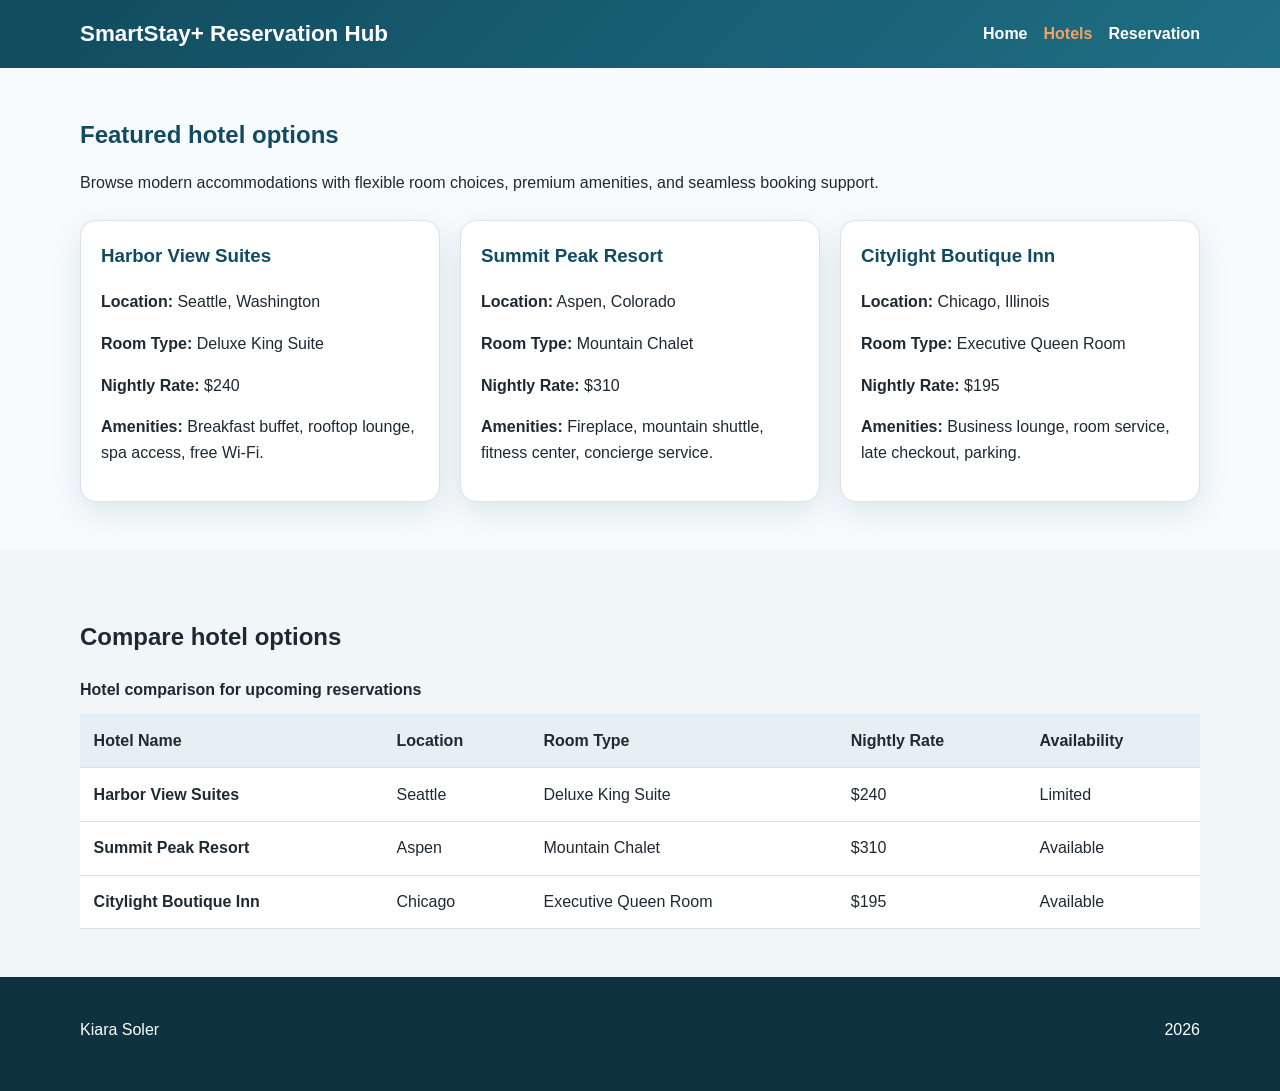
<file: hotels.html>
<!DOCTYPE html>
<html lang="en">
  <head>
    <meta charset="UTF-8" />
    <meta name="viewport" content="width=device-width, initial-scale=1.0" />
    <meta name="description" content="Compare featured hotels and room options on SmartStay+ Reservation Hub." />
    <title>SmartStay+ Reservation Hub | Hotels</title>
    <link rel="stylesheet" href="styles.css" />
  </head>
  <body>
    <header class="site-header">
      <div class="container header-content">
        <a class="brand-link" href="index.html">
          <h1>SmartStay+ Reservation Hub</h1>
        </a>
        <nav aria-label="Primary navigation">
          <ul class="nav-list">
            <li><a href="index.html">Home</a></li>
            <li><a href="hotels.html" class="active">Hotels</a></li>
            <li><a href="reservation.html">Reservation</a></li>
          </ul>
        </nav>
      </div>
    </header>

    <main>
      <section class="section">
        <div class="container">
          <div class="section-heading">
            <h2>Featured hotel options</h2>
            <p>Browse modern accommodations with flexible room choices, premium amenities, and seamless booking support.</p>
          </div>

          <div class="card-grid">
            <article class="hotel-card">
              <h3>Harbor View Suites</h3>
              <p><strong>Location:</strong> Seattle, Washington</p>
              <p><strong>Room Type:</strong> Deluxe King Suite</p>
              <p><strong>Nightly Rate:</strong> $240</p>
              <p><strong>Amenities:</strong> Breakfast buffet, rooftop lounge, spa access, free Wi-Fi.</p>
            </article>

            <article class="hotel-card">
              <h3>Summit Peak Resort</h3>
              <p><strong>Location:</strong> Aspen, Colorado</p>
              <p><strong>Room Type:</strong> Mountain Chalet</p>
              <p><strong>Nightly Rate:</strong> $310</p>
              <p><strong>Amenities:</strong> Fireplace, mountain shuttle, fitness center, concierge service.</p>
            </article>

            <article class="hotel-card">
              <h3>Citylight Boutique Inn</h3>
              <p><strong>Location:</strong> Chicago, Illinois</p>
              <p><strong>Room Type:</strong> Executive Queen Room</p>
              <p><strong>Nightly Rate:</strong> $195</p>
              <p><strong>Amenities:</strong> Business lounge, room service, late checkout, parking.</p>
            </article>
          </div>
        </div>
      </section>

      <section class="section section-alt">
        <div class="container">
          <h2>Compare hotel options</h2>
          <div class="table-wrapper">
            <table>
              <caption>Hotel comparison for upcoming reservations</caption>
              <thead>
                <tr>
                  <th scope="col">Hotel Name</th>
                  <th scope="col">Location</th>
                  <th scope="col">Room Type</th>
                  <th scope="col">Nightly Rate</th>
                  <th scope="col">Availability</th>
                </tr>
              </thead>
              <tbody>
                <tr>
                  <th scope="row">Harbor View Suites</th>
                  <td data-label="Location">Seattle</td>
                  <td data-label="Room Type">Deluxe King Suite</td>
                  <td data-label="Nightly Rate">$240</td>
                  <td data-label="Availability">Limited</td>
                </tr>
                <tr>
                  <th scope="row">Summit Peak Resort</th>
                  <td data-label="Location">Aspen</td>
                  <td data-label="Room Type">Mountain Chalet</td>
                  <td data-label="Nightly Rate">$310</td>
                  <td data-label="Availability">Available</td>
                </tr>
                <tr>
                  <th scope="row">Citylight Boutique Inn</th>
                  <td data-label="Location">Chicago</td>
                  <td data-label="Room Type">Executive Queen Room</td>
                  <td data-label="Nightly Rate">$195</td>
                  <td data-label="Availability">Available</td>
                </tr>
              </tbody>
            </table>
          </div>
        </div>
      </section>
    </main>

    <footer class="site-footer">
      <div class="container footer-content">
        <p>Kiara Soler</p>
        <p>2026</p>
      </div>
    </footer>
  </body>
</html>
</file>
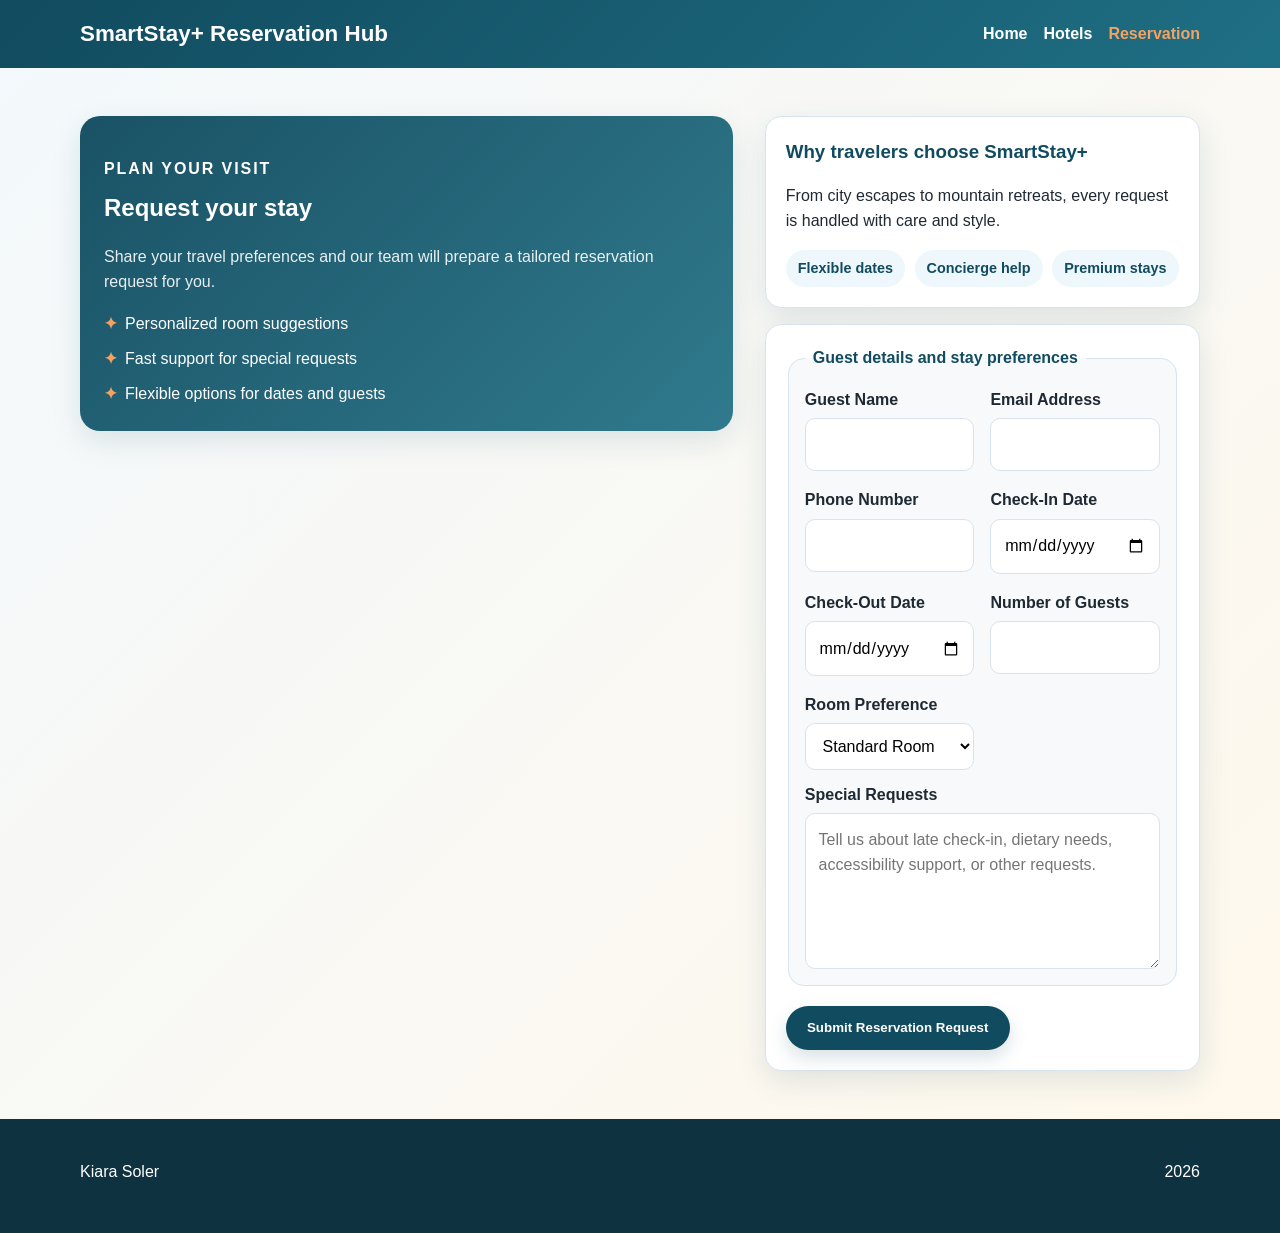
<file: reservation.html>
<!DOCTYPE html>
<html lang="en">
  <head>
    <meta charset="UTF-8" />
    <meta name="viewport" content="width=device-width, initial-scale=1.0" />
    <meta name="description" content="Submit a reservation request through SmartStay+ Reservation Hub." />
    <title>SmartStay+ Reservation Hub | Reservation</title>
    <link rel="stylesheet" href="styles.css" />
  </head>
  <body>
    <header class="site-header">
      <div class="container header-content">
        <a class="brand-link" href="index.html">
          <h1>SmartStay+ Reservation Hub</h1>
        </a>
        <nav aria-label="Primary navigation">
          <ul class="nav-list">
            <li><a href="index.html">Home</a></li>
            <li><a href="hotels.html">Hotels</a></li>
            <li><a href="reservation.html" class="active">Reservation</a></li>
          </ul>
        </nav>
      </div>
    </header>

    <main>
      <section class="section reservation-hero">
        <div class="container form-layout">
          <div class="form-intro reservation-intro">
            <p class="eyebrow">Plan your visit</p>
            <h2>Request your stay</h2>
            <p>
              Share your travel preferences and our team will prepare a tailored reservation request for you.
            </p>
            <ul class="feature-list">
              <li>Personalized room suggestions</li>
              <li>Fast support for special requests</li>
              <li>Flexible options for dates and guests</li>
            </ul>
          </div>

          <div class="reservation-stack">
            <div class="reservation-highlight">
              <h3>Why travelers choose SmartStay+</h3>
              <p>From city escapes to mountain retreats, every request is handled with care and style.</p>
              <div class="pill-group">
                <span class="pill">Flexible dates</span>
                <span class="pill">Concierge help</span>
                <span class="pill">Premium stays</span>
              </div>
            </div>

            <form class="reservation-form">
              <fieldset>
                <legend>Guest details and stay preferences</legend>

                <div class="form-grid">
                  <div class="form-group">
                    <label for="guest-name">Guest Name</label>
                    <input id="guest-name" name="guest-name" type="text" required />
                  </div>

                  <div class="form-group">
                    <label for="email">Email Address</label>
                    <input id="email" name="email" type="email" required />
                  </div>

                  <div class="form-group">
                    <label for="phone">Phone Number</label>
                    <input id="phone" name="phone" type="tel" required />
                  </div>

                  <div class="form-group">
                    <label for="checkin">Check-In Date</label>
                    <input id="checkin" name="checkin" type="date" required />
                  </div>

                  <div class="form-group">
                    <label for="checkout">Check-Out Date</label>
                    <input id="checkout" name="checkout" type="date" required />
                  </div>

                  <div class="form-group">
                    <label for="guests">Number of Guests</label>
                    <input id="guests" name="guests" type="number" min="1" max="8" required />
                  </div>

                  <div class="form-group">
                    <label for="room-preference">Room Preference</label>
                    <select id="room-preference" name="room-preference">
                      <option value="standard">Standard Room</option>
                      <option value="deluxe">Deluxe Room</option>
                      <option value="suite">Suite</option>
                      <option value="accessible">Accessible Room</option>
                    </select>
                  </div>
                </div>

                <div class="form-group full-width">
                  <label for="requests">Special Requests</label>
                  <textarea id="requests" name="requests" rows="5" placeholder="Tell us about late check-in, dietary needs, accessibility support, or other requests."></textarea>
                </div>
              </fieldset>

              <div class="form-actions">
                <button class="button button-primary" type="submit">Submit Reservation Request</button>
              </div>
            </form>
          </div>
        </div>
      </section>
    </main>

    <footer class="site-footer">
      <div class="container footer-content">
        <p>Kiara Soler</p>
        <p>2026</p>
      </div>
    </footer>
  </body>
</html>
</file>
<file: styles.css>
:root {
  --primary-color: #114b5f;
  --accent-color: #f4a261;
  --background-color: #f8fbfd;
  --surface-color: #ffffff;
  --text-color: #1f2933;
  --muted-color: #5b6b7a;
  --border-color: #d9e3eb;
  --shadow: 0 10px 30px rgba(17, 75, 95, 0.12);
}

* {
  box-sizing: border-box;
}

body {
  margin: 0;
  font-family: Arial, Helvetica, sans-serif;
  line-height: 1.6;
  color: var(--text-color);
  background-color: var(--background-color);
}

img {
  max-width: 100%;
  display: block;
}

a {
  color: var(--primary-color);
  text-decoration: none;
}

a:hover {
  color: #0b2f3f;
}

.container {
  width: min(1120px, calc(100% - 2rem));
  margin: 0 auto;
}

.site-header {
  background: linear-gradient(135deg, var(--primary-color), #1f6f84);
  color: white;
  padding: 1rem 0;
}

.header-content {
  display: flex;
  align-items: center;
  justify-content: space-between;
  gap: 1rem;
}

.brand-link {
  color: white;
}

.brand-link h1 {
  margin: 0;
  font-size: 1.4rem;
}

.nav-list {
  display: flex;
  gap: 1rem;
  list-style: none;
  margin: 0;
  padding: 0;
}

.nav-list a {
  color: white;
  font-weight: 600;
}

.nav-list a.active,
.nav-list a:hover {
  color: var(--accent-color);
}

.hero {
  background: linear-gradient(120deg, #eef7fb 0%, #fdf7ef 100%);
  padding: 4rem 0;
}

.hero-grid,
.spotlight-grid,
.form-layout {
  display: grid;
  gap: 2rem;
  grid-template-columns: 1.2fr 0.8fr;
  align-items: start;
}

.eyebrow {
  font-weight: 700;
  letter-spacing: 0.12em;
  text-transform: uppercase;
  color: var(--primary-color);
  margin-bottom: 0.5rem;
}

.hero-content h2,
.section-heading h2,
.spotlight-copy h2,
.form-intro h2 {
  margin-top: 0;
  margin-bottom: 0.75rem;
  color: var(--primary-color);
}

.hero-actions,
.form-actions {
  display: flex;
  flex-wrap: wrap;
  gap: 1rem;
  margin-top: 1.25rem;
}

.button {
  display: inline-block;
  padding: 0.8rem 1.2rem;
  border-radius: 999px;
  font-weight: 700;
  border: 2px solid transparent;
  transition: transform 0.2s ease, box-shadow 0.2s ease;
}

.button:hover {
  transform: translateY(-2px);
  box-shadow: var(--shadow);
}

.button-primary {
  background-color: var(--primary-color);
  color: white;
}

.button-secondary {
  color: var(--primary-color);
  border-color: var(--primary-color);
  background-color: transparent;
}

.hero-card,
.info-card,
.hotel-card,
.reservation-form,
.reservation-highlight {
  background: var(--surface-color);
  border: 1px solid var(--border-color);
  border-radius: 16px;
  padding: 1.25rem;
  box-shadow: var(--shadow);
}

.section {
  padding: 3rem 0;
}

.section-alt {
  background-color: #f1f6f8;
}

.card-grid {
  display: grid;
  grid-template-columns: repeat(3, minmax(0, 1fr));
  gap: 1.25rem;
  margin-top: 1.5rem;
}

.info-card h3,
.hotel-card h3 {
  margin-top: 0;
  color: var(--primary-color);
}

.spotlight-image img {
  border-radius: 16px;
  min-height: 280px;
  object-fit: cover;
}

.site-footer {
  padding: 1.5rem 0 2rem;
  background: #0f3240;
  color: white;
}

.footer-content {
  display: flex;
  justify-content: space-between;
  gap: 1rem;
  flex-wrap: wrap;
}

.table-wrapper {
  overflow-x: auto;
}

table {
  width: 100%;
  border-collapse: collapse;
  background: var(--surface-color);
  min-width: 600px;
}

caption {
  caption-side: top;
  margin-bottom: 0.75rem;
  font-weight: 700;
  text-align: left;
}

th,
td {
  padding: 0.85rem;
  border-bottom: 1px solid var(--border-color);
  text-align: left;
}

thead {
  background: #e5f0f4;
}

@media (max-width: 700px) {
  .table-wrapper {
    overflow-x: visible;
  }

  table,
  thead,
  tbody,
  th,
  td,
  tr {
    display: block;
    width: 100%;
  }

  table {
    min-width: 0;
  }

  thead {
    display: none;
  }

  tbody tr {
    margin-bottom: 1rem;
    padding: 0.75rem 1rem;
    border: 1px solid var(--border-color);
    border-radius: 12px;
    background: var(--surface-color);
    box-shadow: var(--shadow);
  }

  th[scope="row"] {
    padding: 0 0 0.75rem;
    border-bottom: 1px solid var(--border-color);
    font-size: 1.05rem;
  }

  td {
    padding: 0.6rem 0;
    border-bottom: 0;
    display: flex;
    justify-content: space-between;
    gap: 1rem;
  }

  td::before {
    content: attr(data-label);
    font-weight: 700;
    color: var(--primary-color);
    flex: 0 0 45%;
  }
}

form fieldset {
  border: 1px solid var(--border-color);
  border-radius: 16px;
  padding: 1rem;
  background: rgba(17, 75, 95, 0.03);
}

legend {
  font-weight: 700;
  color: var(--primary-color);
  padding: 0 0.5rem;
}

.form-grid {
  display: grid;
  grid-template-columns: repeat(2, minmax(0, 1fr));
  gap: 1rem;
}

.form-group {
  display: flex;
  flex-direction: column;
  gap: 0.35rem;
}

.form-group.full-width {
  grid-column: 1 / -1;
  margin-top: 0.75rem;
}

.reservation-hero {
  background: linear-gradient(135deg, #f3f9fc 0%, #fff8ec 100%);
}

.reservation-intro {
  background: linear-gradient(135deg, rgba(17, 75, 95, 0.96), rgba(31, 111, 132, 0.92));
  color: white;
  border-radius: 20px;
  padding: 1.5rem;
  box-shadow: var(--shadow);
}

.reservation-intro h2,
.reservation-intro .eyebrow {
  color: white;
}

.reservation-intro p {
  color: rgba(255, 255, 255, 0.9);
}

.feature-list {
  list-style: none;
  margin: 1rem 0 0;
  padding: 0;
  display: grid;
  gap: 0.6rem;
}

.feature-list li {
  display: flex;
  align-items: center;
  gap: 0.5rem;
}

.feature-list li::before {
  content: "✦";
  color: var(--accent-color);
  font-weight: 700;
}

.reservation-stack {
  display: grid;
  gap: 1rem;
}

.reservation-highlight h3 {
  margin-top: 0;
  margin-bottom: 0.4rem;
  color: var(--primary-color);
}

.pill-group {
  display: flex;
  flex-wrap: wrap;
  gap: 0.6rem;
  margin-top: 0.8rem;
}

.pill {
  background: #eef7fb;
  color: var(--primary-color);
  padding: 0.45rem 0.75rem;
  border-radius: 999px;
  font-size: 0.9rem;
  font-weight: 600;
}

label {
  font-weight: 600;
}

input,
select,
textarea {
  padding: 0.8rem;
  border: 1px solid var(--border-color);
  border-radius: 10px;
  font: inherit;
  background-color: white;
  transition: border-color 0.2s ease, box-shadow 0.2s ease;
}

input:hover,
select:hover,
textarea:hover {
  border-color: #9eb9c5;
}

input:focus,
select:focus,
textarea:focus {
  outline: 2px solid var(--accent-color);
  outline-offset: 2px;
}

.form-actions .button-primary {
  box-shadow: 0 8px 18px rgba(17, 75, 95, 0.16);
}

@media (max-width: 768px) {
  .header-content,
  .hero-grid,
  .spotlight-grid,
  .form-layout,
  .card-grid,
  .form-grid {
    grid-template-columns: 1fr;
    flex-direction: column;
    align-items: stretch;
  }

  .nav-list {
    flex-direction: column;
    gap: 0.5rem;
  }

  .hero {
    padding: 2.5rem 0;
  }

  .button {
    width: 100%;
    text-align: center;
  }
}

@media (min-width: 769px) and (max-width: 1024px) {
  .card-grid {
    grid-template-columns: repeat(2, minmax(0, 1fr));
  }
}

@media (min-width: 1025px) {
  .hero-grid,
  .spotlight-grid,
  .form-layout {
    grid-template-columns: 1.2fr 0.8fr;
  }
}
</file>
